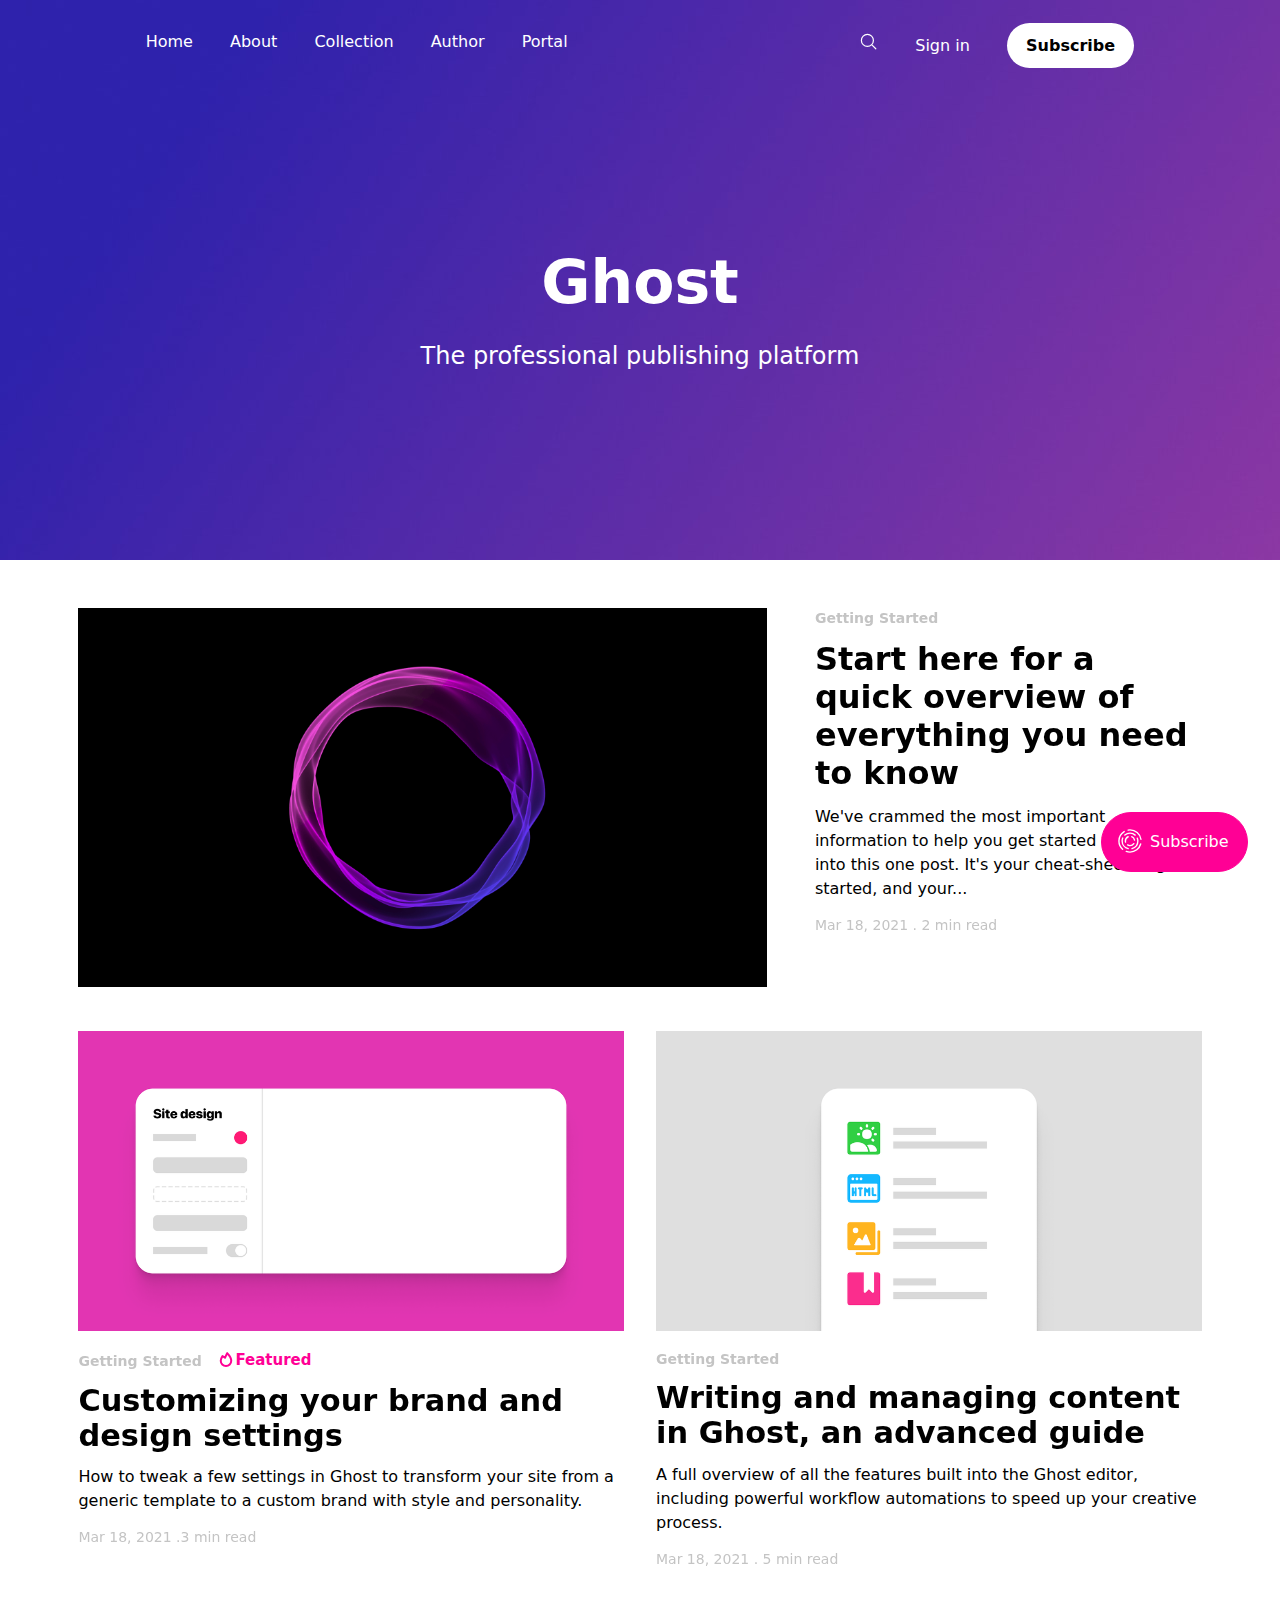
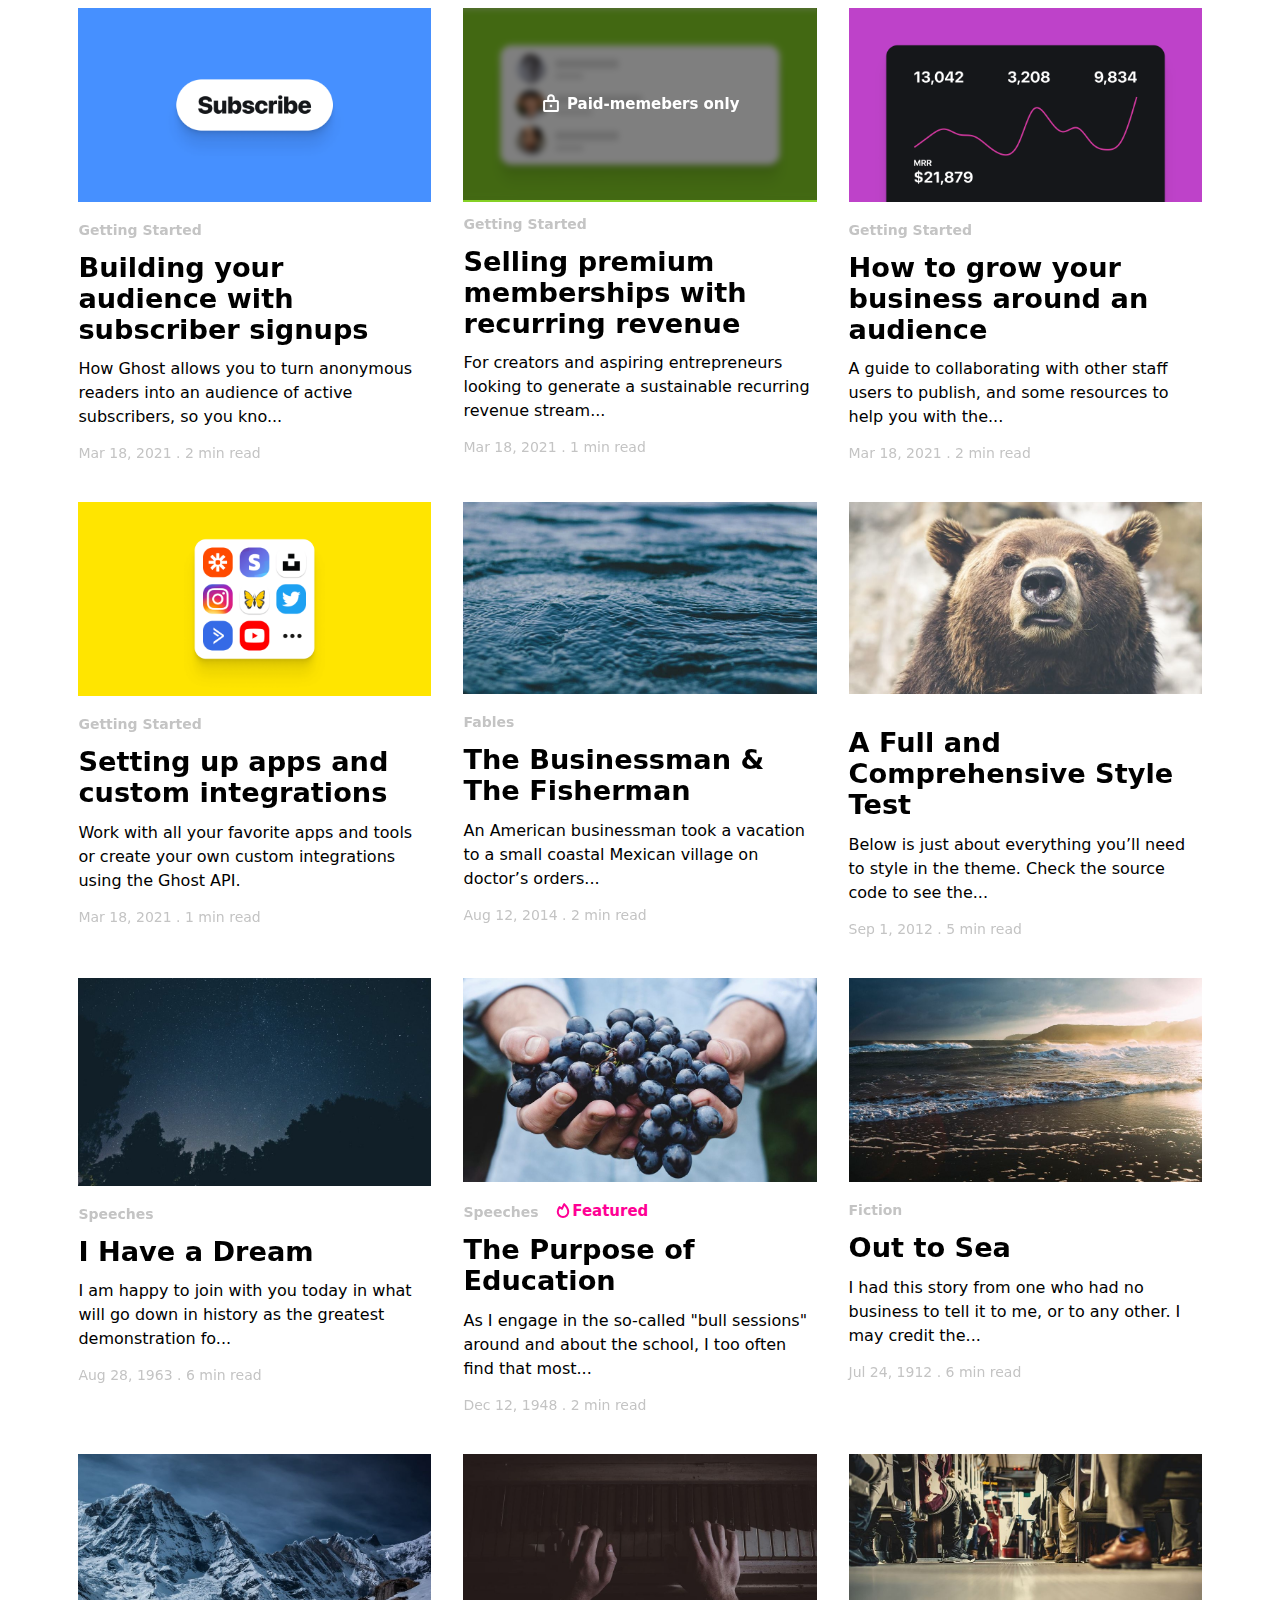
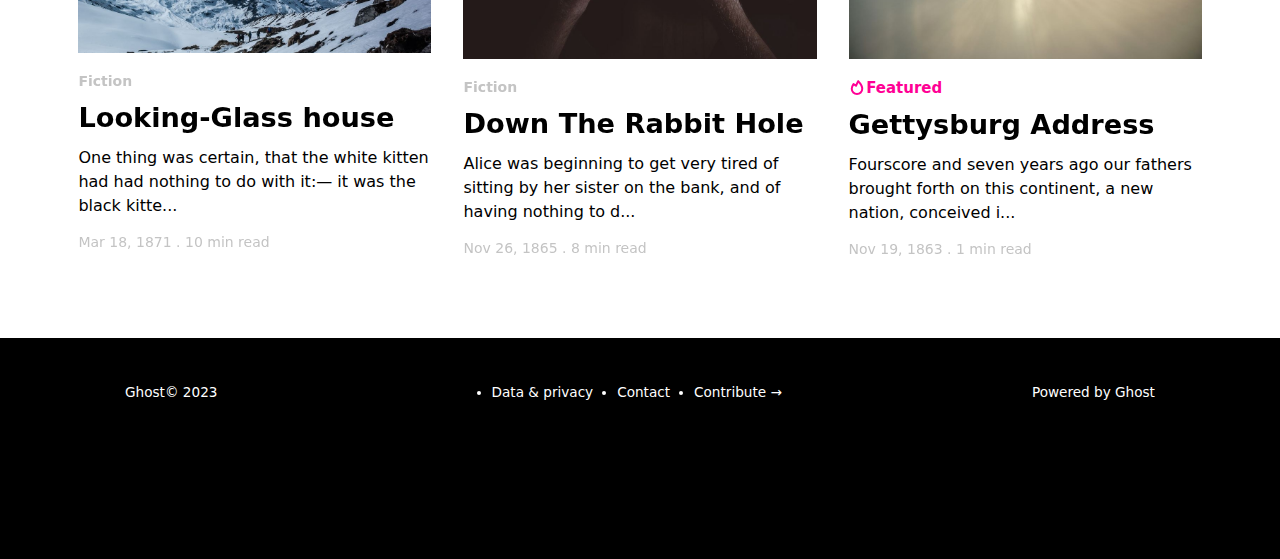
<file: Css-Task 2/index.html>
<!DOCTYPE html>
<html lang="en">
    <head>
        <meta charset="UTF-8">
        <meta name="viewport" content="width=device-width, initial-scale=1.0">
        <title>Task 2</title>
        <link rel="stylesheet" href="css/style.css">
        <link rel="stylesheet"
            href="https://cdnjs.cloudflare.com/ajax/libs/font-awesome/4.7.0/css/font-awesome.min.css">
    </head>
    <body>
        <div class="main">
        <header id="main-header">
            <nav>
                <ul id="navbar" class="hidden">
                    <li><a href="https://demo.ghost.io/">Home</a></li>
                    <li><a href="https://demo.ghost.io/about/">About</a></li>
                    <li> <a href="https://demo.ghost.io/tag/getting-started/">Collection</a></li>
                    <li><a href="https://demo.ghost.io/author/ghost/">Author</a></li>
                    <li><a href="https://demo.ghost.io/portal/">Portal</a></li>
                </ul>
                <ul id="navbar2" class="hidden">
                    <li><svg xmlns="http://www.w3.org/2000/svg" fill="none"
                            viewBox="0 0 24 24" stroke-width="1.5"
                            stroke="currentColor" class="h-6">
                            <path stroke-linecap="round" stroke-linejoin="round"
                                d="M21 21l-5.197-5.197m0 0A7.5 7.5 0 105.196 5.196a7.5 7.5 0 0010.607 10.607z" />
                        </svg>
                    </li>
                    <li> <a href="https://demo.ghost.io/#/portal/signin">Sign in</a></li>
                    <li> <a id="subscribe"
                            href="https://demo.ghost.io/#/portal/signup">Subscribe</a></li>
                </ul>
            </nav>
            <div class="search-b">
                <div class="search">
                    <svg xmlns="http://www.w3.org/2000/svg" fill="none"
                            viewBox="0 0 24 24" stroke-width="1.5"
                            stroke="currentColor" class="h-6">
                            <path stroke-linecap="round" stroke-linejoin="round"
                                d="M21 21l-5.197-5.197m0 0A7.5 7.5 0 105.196 5.196a7.5 7.5 0 0010.607 10.607z" />
                        </svg>
                </div>
                <div class="barger">
                    <div class="barger1"></div>
                    <div class="barger1"></div>
                </div>
            </div>
            <div class="header-contain">
                <h1 id="inner-header1">Ghost</h1>
                <p id="inner-header2">The professional publishing platform</p>
            </div>
        </header>

        <!-- main content -->
        <main >
            <div class="main-content">
            <!-- article 1 -->
            <article class="item1 column1-item ">
                <a href="https://demo.ghost.io/welcome/">
                    <img src="Image/item1.png" class="item1-img  column-img">
                </a>
                <div  class="item1-div column-div">
                    <a href="https://demo.ghost.io/welcome/">
                        <header class="item1-header">
                            <span>Getting Started</span>
                            <h2>
                                Start here for a quick overview of everything
                                you need to know
                            </h2>
                        </header>
                        <main class="item1-main">
                            We've crammed the most important information to help
                            you get started with Ghost into this one post. It's
                            your cheat-sheet to get started, and your...
                        </main>
                        <footer>
                            <time> Mar 18, 2021 </time>
                            <span>
                                . 2 min read</span>
                        </footer>
                    </a>
                </div>
            </article>

            <!--................. line 2.....................-->
            <div class="line2 line">

                <!-- article 2 -->
                <article class="item2 column-item">
                    <a href="https://demo.ghost.io/design/">
                        <img src="Image/item2.png" class="item2-img column-img">
                    </a>
                    <div class="item2-div column-div" >
                        <a href="https://demo.ghost.io/design/">
                            <header class="line2-header">
                                <div class="item-header">
                                    <span>Getting Started <a
                                            href="https://demo.ghost.io/design/"
                                            class="featured"><svg width="16" height="17" viewBox="0 0 16 17" fill="none" xmlns="http://www.w3.org/2000/svg">
                                                <path d="M4.49365 4.58752C3.53115 6.03752 2.74365 7.70002 2.74365 9.25002C2.74365 10.6424 3.29678 11.9778 4.28134 12.9623C5.26591 13.9469 6.60127 14.5 7.99365 14.5C9.38604 14.5 10.7214 13.9469 11.706 12.9623C12.6905 11.9778 13.2437 10.6424 13.2437 9.25002C13.2437 6.00002 10.9937 3.50002 9.16865 1.68127L6.99365 6.25002L4.49365 4.58752Z" stroke="currentColor" stroke-width="2" stroke-linecap="round" stroke-linejoin="round"></path>
                                            </svg> <h3>Featured</h3>
                                        </a></span>
                                </div>
                                <h2>
                                    Customizing your brand and design settings
                                </h2>
                            </header>
                            <main class="item-main">
                                How to tweak a few settings in Ghost to
                                transform
                                your site from a generic template to a custom
                                brand
                                with style and personality.
                            </main>
                            <footer class="item-footer">
                                <time> Mar 18, 2021 </time>
                                <span>
                                    .3 min read</span>
                            </footer>
                        </a>
                    </div>
                </article>

                <!-- article 3 -->

                <article class="item3 column-item">
                    <a href="https://demo.ghost.io/design/">
                        <img src="Image/item3.png" class="item3-img column-img">
                    </a>
                    <div class="item3-div column-div">
                        <a href="https://demo.ghost.io/design/">
                            <header class="line2-header">
                                <div class="item-header">
                                    <span>Getting Started</span>
                                </div>
                                <h2>
                                    Writing and managing content in Ghost, an
                                    advanced guide
                                </h2>
                            </header>
                            <main class="item-main">
                                A full overview of all the features built into
                                the Ghost editor, including powerful workflow
                                automations to speed up your creative process.
                            </main>
                            <footer class="item-footer">
                                <time> Mar 18, 2021 </time>
                                <span>
                                    . 5 min read</span>
                            </footer>
                        </a>
                    </div>
                </article>
            </div>

  <!-- .........................line 3 ..........................-->

            <div class="line3 line">

                <!-- article 4 -->
                <article class="item4 column-item">
                    <a href="https://demo.ghost.io/portal/">
                        <img src="Image/item4.png" class="item4-img column-img">
                    </a>
                    <div class="item4-div column-div">
                        <a href="https://demo.ghost.io/portal/">
                            <header class="line3-header">
                                <div class="item-header">
                                    <span>Getting Started</span>
                                </div>
                                <h2>
                                    Building your audience with subscriber
                                    signups
                                </h2>
                            </header>
                            <main class="item-main">
                                How Ghost allows you to turn anonymous readers
                                into an audience of active subscribers, so you
                                kno...
                            </main>
                            <footer class="item-footer">
                                <time> Mar 18, 2021 </time>
                                <span>
                                    . 2 min read</span>
                            </footer>
                        </a>
                    </div>
                </article>

                <!-- article 5 -->

                <article class="item5 column-item">
                    <a href="https://demo.ghost.io/sell/" >
                    <div class="item5-ic column-img">
                        <div class="item5-img column-img">
                        <img src="Image/item5.png" class="item5-img1 column-img">
                    </div>
                        <div class="item5-icon column5-div" >
                            <svg width="20" height="20" viewBox="0 0 20 20" fill="none" xmlns="http://www.w3.org/2000/svg">
                                <path d="M16.25 6.875H3.75C3.40482 6.875 3.125 7.15482 3.125 7.5V16.25C3.125 16.5952 3.40482 16.875 3.75 16.875H16.25C16.5952 16.875 16.875 16.5952 16.875 16.25V7.5C16.875 7.15482 16.5952 6.875 16.25 6.875Z" stroke="currentColor" stroke-width="2" stroke-linecap="round" stroke-linejoin="round"></path>
                                <path d="M7.1875 6.875V4.0625C7.1875 3.31658 7.48382 2.60121 8.01126 2.07376C8.53871 1.54632 9.25408 1.25 10 1.25C10.7459 1.25 11.4613 1.54632 11.9887 2.07376C12.5162 2.60121 12.8125 3.31658 12.8125 4.0625V6.875" stroke="currentColor" stroke-width="2" stroke-linecap="round" stroke-linejoin="round"></path>
                                <path d="M10 13.125C10.6904 13.125 11.25 12.5654 11.25 11.875C11.25 11.1846 10.6904 10.625 10 10.625C9.30964 10.625 8.75 11.1846 8.75 11.875C8.75 12.5654 9.30964 13.125 10 13.125Z" fill="currentColor"></path>
                            </svg><h3>Paid-memebers only</h3>
                        </div>
                    </a>
                    </div>
                    <div class="item5-div column-div">
                        <a href="https://demo.ghost.io/sell/">
                            <header class="line3-header">
                                <div class="item-header">
                                    <span>Getting Started</span>
                                </div>
                                <h2>
                                    Selling premium memberships with recurring
                                    revenue
                                </h2>
                            </header>
                            <main class="item-main">
                                For creators and aspiring entrepreneurs looking
                                to generate a sustainable recurring revenue
                                stream...
                            </main>
                            <footer class="item-footer">
                                <time> Mar 18, 2021 </time>
                                <span>
                                    . 1 min read</span>
                            </footer>
                        </a>
                    </div>
                </article>

                <!-- article 6 -->

                <article class="item6 column-item">
                    <a href="https://demo.ghost.io/grow/">
                        <img src="Image/item6.png" class="item6-img column-img">
                    </a>
                    <div class="item6-div column-div">
                        <a href="https://demo.ghost.io/grow/">
                            <header class="line3-header">
                                <div class="item-header">
                                    <span>Getting Started</span>
                                </div>
                                <h2>
                                    How to grow your business around an audience
                                </h2>
                            </header>
                            <main class="item-main">
                                A guide to collaborating with other staff users
                                to publish, and some resources to help you with
                                the...
                            </main>
                            <footer class="item-footer">
                                <time> Mar 18, 2021 </time>
                                <span>
                                    . 2 min read</span>
                            </footer>
                        </a>
                    </div>
                </article>

            </div>

  <!-- ........................line 4........................... -->

            <div class="line4 line">

                <!-- article 7 -->
                <article class="item7 column-item">
                    <a href="https://demo.ghost.io/integrations/" class="column-img">
                        <img src="Image/item7.png" class="item7-img column-img">
                    </a>
                    <div class="item7-div column-div">
                        <a href="https://demo.ghost.io/integrations/">
                            <header class="line4-header">
                                <div class="item-header">
                                    <span>Getting Started</span>
                                </div>
                                <h2>
                                    Setting up apps and custom integrations
                                </h2>
                            </header>
                            <main class="item-main">
                                Work with all your favorite apps and tools or
                                create your own custom integrations using the
                                Ghost API.
                            </main>
                            <footer class="item-footer">
                                <time> Mar 18, 2021 </time>
                                <span>
                                    . 1 min read</span>
                            </footer>
                        </a>
                    </div>
                </article>

                <!-- article 8 -->

                <article class="item8 column-item">
                    <a href="https://demo.ghost.io/the-businessman-the-fisherman/" >
                        <img src="Image/item8.jpg" class="item8-img c8 column-img column8-img-h">
                    </a>
                    <div class="item8-div column-div">
                        <a
                            href="https://demo.ghost.io/the-businessman-the-fisherman/">
                            <header class="line4-header">
                                <div class="item-header">
                                    <span>Fables</span>
                                </div>
                                <h2>
                                    The Businessman & The Fisherman

                                </h2>
                            </header>
                            <main class="item-main">
                                An American businessman took a vacation to a
                                small coastal Mexican village on doctor’s
                                orders...
                            </main>
                            <footer class="item-footer">
                                <time> Aug 12, 2014</time>
                                <span>
                                    . 2 min read</span>
                            </footer>
                        </a>
                    </div>
                </article>

                <!-- article 9 -->

                <article class="item9 column-item">
                    <a href="https://demo.ghost.io/style-test/">
                        <img src="Image/item9.jpg" class="item9-img column-img column-img-h">
                    </a>
                    <div class="item9-div column-div">
                        <a href="https://demo.ghost.io/style-test/">
                            <header class="line4-header">
                                <span class="item-header"></span>
                                <h2>
                                    A Full and Comprehensive Style Test
                                </h2>
                            </header>
                            <main class="item-main">
                                Below is just about everything you’ll need to
                                style in the theme. Check the source code to see
                                the...
                            </main>
                            <footer class="item-footer">
                                <time> Sep 1, 2012 </time>
                                <span>
                                    . 5 min read</span>
                            </footer>
                        </a>
                    </div>
                </article>

            </div>

<!-- .....................line 5 ...................................-->

            <div class="line5 line">

                <!-- article 10 -->
                <article class="item10 column-item">
                    <a href="https://demo.ghost.io/i-have-a-dream/">
                        <img src="Image/item10.jpg" class="item10-img column-img">
                    </a>
                    <div class="item10-div column-div">
                        <a href="https://demo.ghost.io/i-have-a-dream/">
                            <header class="line5-header">
                                <div class="item-header">
                                    <span>Speeches</span>
                                </div>
                                <h2>
                                    I Have a Dream
                                </h2>
                            </header>
                            <main class="item-main">
                                I am happy to join with you today in what will
                                go down in history as the greatest demonstration
                                fo...
                            </main>
                            <footer class="item-footer">
                                <time>Aug 28, 1963 </time>
                                <span>
                                    . 6 min read</span>
                            </footer>
                        </a>
                    </div>
                </article>

                <!-- article 11 -->

                <article class="item11 column-item">
                    <a href="https://demo.ghost.io/the-purpose-of-education/" >
                        <img src="Image/item11.jpg" class="item11-img column-img column8-img-h">
                    </a>
                    <div class="item11-div column-div">
                        <a
                            href="https://demo.ghost.io/the-purpose-of-education/">
                            <header class="line5-header">
                                <div class="item-header">
                                    <span>Speeches<a
                                            href="https://demo.ghost.io/design/"
                                            class="featured"><svg width="16" height="17" viewBox="0 0 16 17" fill="none" xmlns="http://www.w3.org/2000/svg">
                                                <path d="M4.49365 4.58752C3.53115 6.03752 2.74365 7.70002 2.74365 9.25002C2.74365 10.6424 3.29678 11.9778 4.28134 12.9623C5.26591 13.9469 6.60127 14.5 7.99365 14.5C9.38604 14.5 10.7214 13.9469 11.706 12.9623C12.6905 11.9778 13.2437 10.6424 13.2437 9.25002C13.2437 6.00002 10.9937 3.50002 9.16865 1.68127L6.99365 6.25002L4.49365 4.58752Z" stroke="currentColor" stroke-width="2" stroke-linecap="round" stroke-linejoin="round"></path>
                                            </svg><h3> Featured </h3>
                                        </a> </span>
                                </div>
                                <h2>
                                    The Purpose of Education
                                </h2>
                            </header>
                            <main class="item-main">
                                As I engage in the so-called "bull sessions"
                                around and about the school, I too often find
                                that most...
                            </main>
                            <footer class="item-footer">
                                <time> Dec 12, 1948</time>
                                <span>
                                    . 2 min read</span>
                            </footer>
                        </a>
                    </div>
                </article>

                <!-- article 12 -->

                <article class="item12 column-item">
                    <a href="https://demo.ghost.io/out-to-sea/">
                        <img src="Image/item12.jpg" class="item12-img c12 column-img column-img-h">
                    </a>
                    <div class="item12-div column-div">
                        <a href="https://demo.ghost.io/out-to-sea/">
                            <header class="line5-header">
                                <div class="item-header">
                                    <span>Fiction</span>
                                </div>
                                <h2>
                                    Out to Sea
                                </h2>
                            </header>
                            <main class="item-main">
                                I had this story from one who had no business to
                                tell it to me, or to any other. I may credit
                                the...
                            </main>
                            <footer class="item-footer">
                                <time> Jul 24, 1912</time>
                                <span>
                                    . 6 min read</span>
                            </footer>
                        </a>
                    </div>
                </article>
            </div>

<!--........................line 6 .................................-->

            <div class="line6 line">

                <!-- article 13 -->
                <article class="item13 column-item">
                    <a href="https://demo.ghost.io/looking-glass-house/">
                        <img src="Image/item13.jpg" class="item13-img column-img">
                    </a>
                    <div class="item13-div column-div">
                        <a href="https://demo.ghost.io/looking-glass-house/">
                            <header class="line6-header">
                                <div class="item-header">
                                    <span>Fiction</span>
                                </div>
                                <h2>
                                    Looking-Glass house
                                </h2>
                            </header>
                            <main class="item-main">
                                One thing was certain, that the white kitten had
                                had nothing to do with it:— it was the black
                                kitte...
                            </main>
                            <footer class="item-footer">
                                <time>Mar 18, 1871</time>
                                <span>
                                    . 10 min read</span>
                            </footer>
                        </a>
                    </div>
                </article>

                <!-- article 14 -->

                <article class="item14 column-item">
                    <a href="https://demo.ghost.io/down-the-rabbit-hole/" >
                        <img src="Image/item14.jpg" class="item14-img column-img column8-img-h">
                    </a>
                    <div class="item14-div column-div">
                        <a href="https://demo.ghost.io/down-the-rabbit-hole/">
                            <header class="line6-header">
                                <div class="item-header">
                                    <span>Fiction</span>
                                </div>
                                <h2>
                                    Down The Rabbit Hole
                                </h2>
                            </header>
                            <main class="item-main">
                                Alice was beginning to get very tired of sitting
                                by her sister on the bank, and of having nothing
                                to d...
                            </main>
                            <footer class="item-footer">
                                <time> Nov 26, 1865</time>
                                <span>
                                    . 8 min read</span>
                            </footer>
                        </a>
                    </div>
                </article>

                <!-- article 15 -->

                <article class="item15 column-item">
                    <a href="https://demo.ghost.io/gettysburg-address/">
                        <img src="Image/item15.jpg" class="item15-img column-img c12 column-img-h">
                    </a>
                    <div class="item15-div column-div">
                        <a href="https://demo.ghost.io/gettysburg-address/">
                            <header class="line6-header">
                                <div >
                                    <span> <a
                                            href="https://demo.ghost.io/design/"
                                            class="featured" id="featured-item15"><svg width="16" height="17" viewBox="0 0 16 17" fill="none" xmlns="http://www.w3.org/2000/svg">
                                                <path d="M4.49365 4.58752C3.53115 6.03752 2.74365 7.70002 2.74365 9.25002C2.74365 10.6424 3.29678 11.9778 4.28134 12.9623C5.26591 13.9469 6.60127 14.5 7.99365 14.5C9.38604 14.5 10.7214 13.9469 11.706 12.9623C12.6905 11.9778 13.2437 10.6424 13.2437 9.25002C13.2437 6.00002 10.9937 3.50002 9.16865 1.68127L6.99365 6.25002L4.49365 4.58752Z" stroke="currentColor" stroke-width="2" stroke-linecap="round" stroke-linejoin="round"></path>
                                            </svg><h3> Featured </h3>
                                        </a></span>
                                </div>
                                <h2>
                                    Gettysburg Address
                                </h2>
                            </header>
                            <main class="item-main">
                                Fourscore and seven years ago our fathers
                                brought forth on this continent, a new nation,
                                conceived i...
                            </main>
                            <footer class="item-footer">
                                <time> Nov 19, 1863</time>
                                <span>
                                    . 1 min read</span>
                            </footer>
                        </a>
                    </div>
                </article>
            </div>
            </div>
        </main>

  <!-- ..........................footer..................... -->

        <footer class="footer-main">
            <div class="footer1">
                <a href="https://demo.ghost.io/">Ghost</a>© 2023

            </div>
            <div class="footer2">
                <ul>
                    <li><a href="https://demo.ghost.io/privacy/">Data & privacy
                        </a></li>
                    <li><a href="https://demo.ghost.io/contact/">Contact</a></li>
                    <li><a href="https://demo.ghost.io/contribute/">Contribute →</a></li>
                </ul>
            </div>
            <div class="footer3">
                <a href="https://ghost.org/">
                    Powered by Ghost</a>
            </div>
        </footer>
        <div class="subscribe-btn">
            <a href="https://demo.ghost.io/#/portal/signup"><span> <svg
                        width="26" height="26" viewBox="0 0 26 26" fill="none"
                        xmlns="http://www.w3.org/2000/svg"
                        style="width: 24px; height: 24px; color: rgb(255, 255, 255);"><path
                            d="M8.924 24.29c1.273.46 2.645.71 4.076.71 5.52 0 10.17-3.727 11.57-8.803M6.712 2.777C3.285 4.89 1 8.678 1 13c0 3.545 1.537 6.731 3.982 8.928M24.849 11.089C23.933 5.369 18.977 1 13 1c-.69 0-1.367.058-2.025.17"
                            stroke="#fff" stroke-width="1.5"
                            stroke-linecap="round"></path><path
                            d="M17.903 12.016c-.332-1.665-1.491-3.032-3.031-3.654M11.037 8.4C9.252 9.163 8 10.935 8 13c0 .432.055.85.158 1.25M10.44 17.296c.748.447 1.624.704 2.56.704 1.71 0 3.22-.858 4.12-2.167M15.171 21.22c3.643-.96 6.329-4.276 6.329-8.22 0-1.084-.203-2.121-.573-3.075M18.611 6.615C17.114 5.3 15.151 4.5 13 4.5c-2.149 0-4.112.797-5.608 2.113M5.112 9.826c-.395.98-.612 2.052-.612 3.174 0 4.015 2.783 7.38 6.526 8.27"
                            stroke="#fff" stroke-width="1.5"
                            stroke-linecap="round"></path></svg> </span><span id="sub-btn">Subscribe</span></a>
        </div>
    </div>
    </body>
</html>
</file>
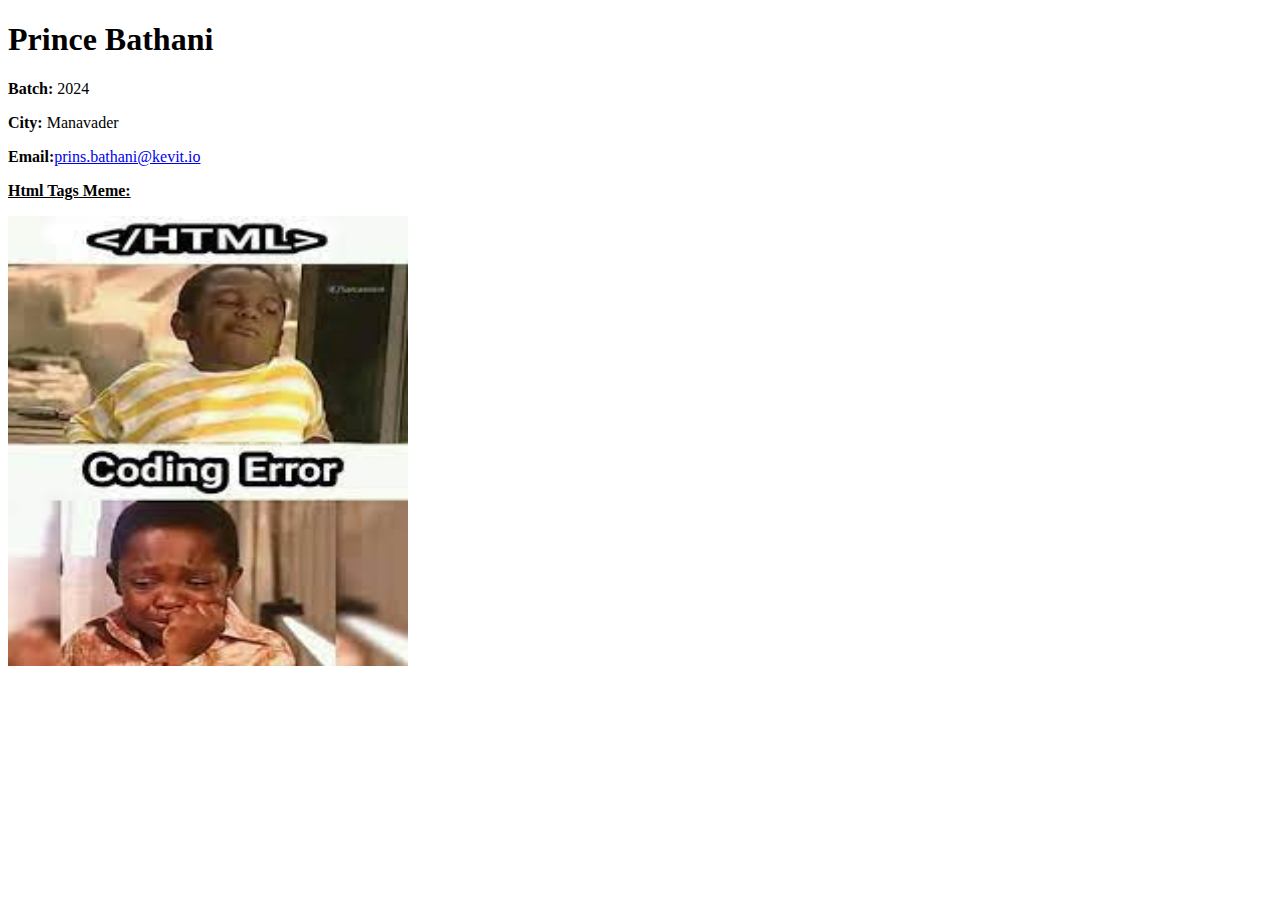
<file: Task 1/index.html>
<!DOCTYPE html>
<html lang="en">
    <head>
        <meta charset="UTF-8">
        <meta name="viewport" content="width=device-width, initial-scale=1.0">
        <title>Task1</title>
        <style>
        *{
            font-family: 'Times New Roman', Times, serif;
        }
    </style>
    </head>
    <body>
        <h1> Prince Bathani</h1>
        <p>
            <b>Batch:</b> 2024
        </p>
        <p>
            <b>City:</b> Manavader
        </p>
        <p>
            <b>Email:</b><a href="mailto:prins.bathani@kevit.io">prins.bathani@kevit.io</a>
        </p>
        <p>
            <strong><u>Html Tags Meme:</u></strong>
        </p>
        <img src="Image/download.jpeg" width="400" height="450">
    </body>
</html>
</file>
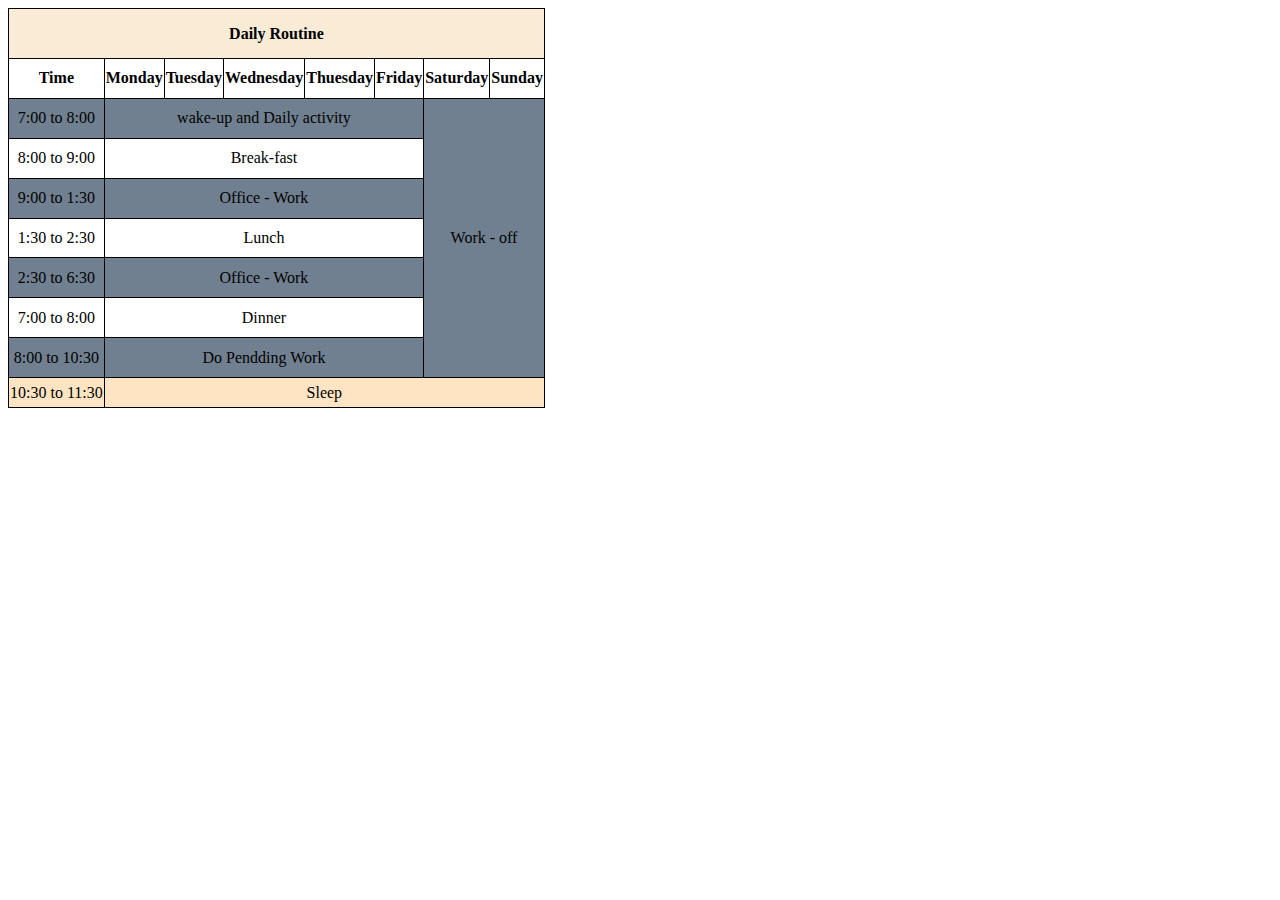
<file: Task 2/index.html>
<!DOCTYPE html>
<html lang="en">
<head>
    <meta charset="UTF-8">
    <meta name="viewport" content="width=device-width, initial-scale=1.0">
    <title>Daily Routine</title>
    <link rel="stylesheet" href="css/style.css">
</head>
<body>
    <table style="text-align: center; height: 400px;">
        <thead style="height: 50px;">
            <tr >
                <th colspan="8"> Daily Routine</th>
            </tr>
        </thead>
        <tbody>
            <tr>
                <th>Time</th>
                <th>Monday</th>
                <th>Tuesday</th>
                <th>Wednesday</th>
                <th>Thuesday</th>
                <th>Friday</th>
                <th>Saturday</th>
                <th>Sunday</th>
            </tr>
            <tr >
                <td >7:00 to 8:00</td>
                <td colspan="5">wake-up and Daily activity</td>
                <td colspan="2" rowspan="9">Work - off </td>
            </tr>
            <tr>
                <td>8:00 to 9:00</td>
                <td colspan="5">Break-fast</td>
            </tr>
            <tr>
                <td>9:00 to 1:30</td>
                <td colspan="5">Office - Work</td>
            </tr>
            <tr>
                <td>1:30 to 2:30</td>
                <td colspan="5">Lunch</td>
            </tr>
            <tr>
                <td>2:30 to 6:30</td>
                <td colspan="5">Office - Work</td>
            </tr>
            <tr>
                <td>7:00 to 8:00</td>
                <td colspan="5">Dinner</td>
            </tr>
            <tr>
                <td>8:00 to 10:30</td>
                <td colspan="5">Do Pendding Work</td>
            </tr>
        </tbody>
        <tfoot style="height: 30px;">
            <tr>
                <td> 10:30 to 11:30</td>
                <td colspan="7">Sleep</td>
            </tr>
        </tfoot>
    </table>
    </p>
</body>
</html>
</file>
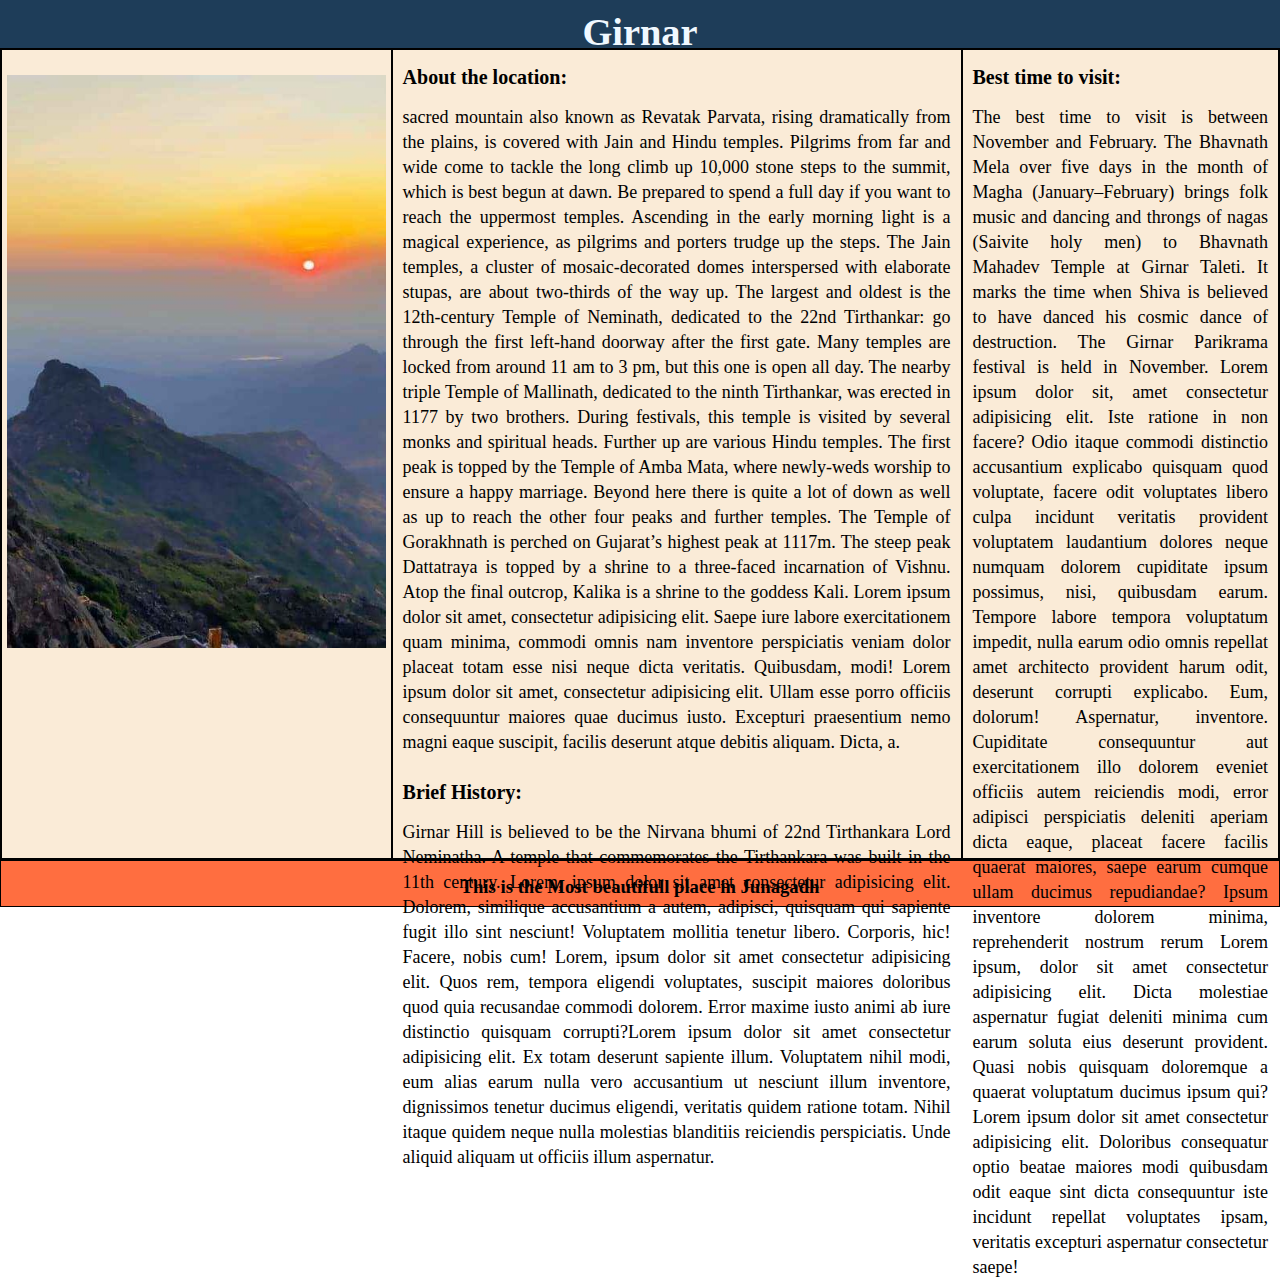
<file: Task 3/index.html>
<!DOCTYPE html>
<html lang="en">
    <head>
        <meta charset="UTF-8">
        <meta name="viewport" content="width=device-width, initial-scale=1.0">
        <title>Task 3</title>
        <link rel="stylesheet" href="Css/style.css">
    </head>
    <body>
        <nav>
            <h1> Girnar</h1>
        </nav>
        <div class="container">
            <div class="item" id="item1">
                <img id="img1" src="Image/Girnar.jpg" alt="Girnar image">
            </div>
            <div class="item" id="item2"><dl>
                    <dt><b>About the location: </b></dt>
                    <dd> sacred mountain also known as Revatak Parvata,
                        rising dramatically from the plains, is covered with
                        Jain and Hindu temples. Pilgrims from far and wide come
                        to tackle the long climb up 10,000 stone steps to the
                        summit, which is best begun at dawn. Be prepared to
                        spend a full day if you want to reach the uppermost
                        temples. Ascending in the early morning light is a
                        magical experience, as pilgrims and porters trudge up
                        the steps. The Jain temples, a cluster of
                        mosaic-decorated domes interspersed with elaborate
                        stupas, are about two-thirds of the way up. The largest
                        and oldest is the 12th-century Temple of Neminath,
                        dedicated to the 22nd Tirthankar: go through the first
                        left-hand doorway after the first gate. Many temples are
                        locked from around 11 am to 3 pm, but this one is open
                        all day. The nearby triple Temple of Mallinath,
                        dedicated to the ninth Tirthankar, was erected in 1177
                        by two brothers. During festivals, this temple is
                        visited by several monks and spiritual heads. Further up
                        are various Hindu temples. The first peak is topped by
                        the Temple of Amba Mata, where newly-weds worship to
                        ensure a happy marriage. Beyond here there is quite a
                        lot of down as well as up to reach the other four peaks
                        and further temples. The Temple of Gorakhnath is perched
                        on Gujarat’s highest peak at 1117m. The steep peak
                        Dattatraya is topped by a shrine to a three-faced
                        incarnation of Vishnu. Atop the final outcrop, Kalika is
                        a shrine to the goddess Kali.
                        Lorem ipsum dolor sit amet, consectetur adipisicing
                        elit. Saepe iure labore exercitationem quam minima,
                        commodi omnis nam inventore perspiciatis veniam dolor
                        placeat totam esse nisi neque dicta veritatis.
                        Quibusdam, modi! Lorem ipsum dolor sit amet, consectetur
                        adipisicing elit. Ullam esse porro officiis consequuntur
                        maiores quae ducimus iusto. Excepturi praesentium nemo
                        magni eaque suscipit, facilis deserunt atque debitis
                        aliquam. Dicta, a.</dd>

                    <dt>Brief History:</dt>
                    <dd> Girnar Hill is believed to be the Nirvana bhumi of 22nd
                        Tirthankara Lord Neminatha. A temple that commemorates
                        the Tirthankara was built in the 11th century.

                        Lorem, ipsum dolor sit amet consectetur adipisicing
                        elit. Dolorem, similique accusantium a autem, adipisci,
                        quisquam qui sapiente fugit illo sint nesciunt!
                        Voluptatem mollitia tenetur libero. Corporis, hic!
                        Facere, nobis cum! Lorem, ipsum dolor sit amet
                        consectetur adipisicing elit. Quos rem, tempora eligendi
                        voluptates, suscipit maiores doloribus quod quia
                        recusandae commodi dolorem. Error maxime iusto animi ab
                        iure distinctio quisquam corrupti?Lorem ipsum dolor sit
                        amet consectetur adipisicing elit. Ex totam deserunt
                        sapiente illum. Voluptatem nihil modi, eum alias earum
                        nulla vero accusantium ut nesciunt illum inventore,
                        dignissimos tenetur ducimus eligendi, veritatis quidem
                        ratione totam. Nihil itaque quidem neque nulla molestias
                        blanditiis reiciendis perspiciatis. Unde aliquid aliquam
                        ut officiis illum aspernatur.
                    </dd>
                </dl>
            </div>
            <div class="item" id="item3">
                <dl>
                    <dt>Best time to visit: </dt>
                    <dd>The best time to visit is between November and February.
                        The Bhavnath Mela over five days in the month of Magha
                        (January–February) brings folk music and dancing and
                        throngs of nagas (Saivite holy men) to Bhavnath Mahadev
                        Temple at Girnar Taleti. It marks the time when Shiva is
                        believed to have danced his cosmic dance of destruction.
                        The Girnar Parikrama festival is held in November.
                        Lorem ipsum dolor sit, amet consectetur adipisicing
                        elit. Iste ratione in non facere? Odio itaque commodi
                        distinctio accusantium explicabo quisquam quod
                        voluptate, facere odit voluptates libero culpa incidunt
                        veritatis provident voluptatem laudantium dolores neque
                        numquam dolorem cupiditate ipsum possimus, nisi,
                        quibusdam earum. Tempore labore tempora voluptatum
                        impedit, nulla earum odio omnis repellat amet architecto
                        provident harum odit, deserunt corrupti explicabo. Eum,
                        dolorum! Aspernatur, inventore. Cupiditate consequuntur
                        aut exercitationem illo dolorem eveniet officiis autem
                        reiciendis modi, error adipisci perspiciatis deleniti
                        aperiam dicta eaque, placeat facere facilis quaerat
                        maiores, saepe earum cumque ullam ducimus repudiandae?
                        Ipsum inventore dolorem minima, reprehenderit nostrum
                        rerum Lorem ipsum, dolor sit amet consectetur
                        adipisicing elit. Dicta molestiae aspernatur fugiat
                        deleniti minima cum earum soluta eius deserunt
                        provident. Quasi nobis quisquam doloremque a quaerat
                        voluptatum ducimus ipsum qui? Lorem ipsum dolor sit amet
                        consectetur adipisicing elit. Doloribus consequatur
                        optio beatae maiores modi quibusdam odit eaque sint
                        dicta consequuntur iste incidunt repellat voluptates
                        ipsam, veritatis excepturi aspernatur consectetur saepe!</dd>
                </dl>
            </div>
        </div>
        <footer>
            <h3> This is the Most beautifull place in Junagadh</h3>
        </footer>
    </body>
</html>
</file>
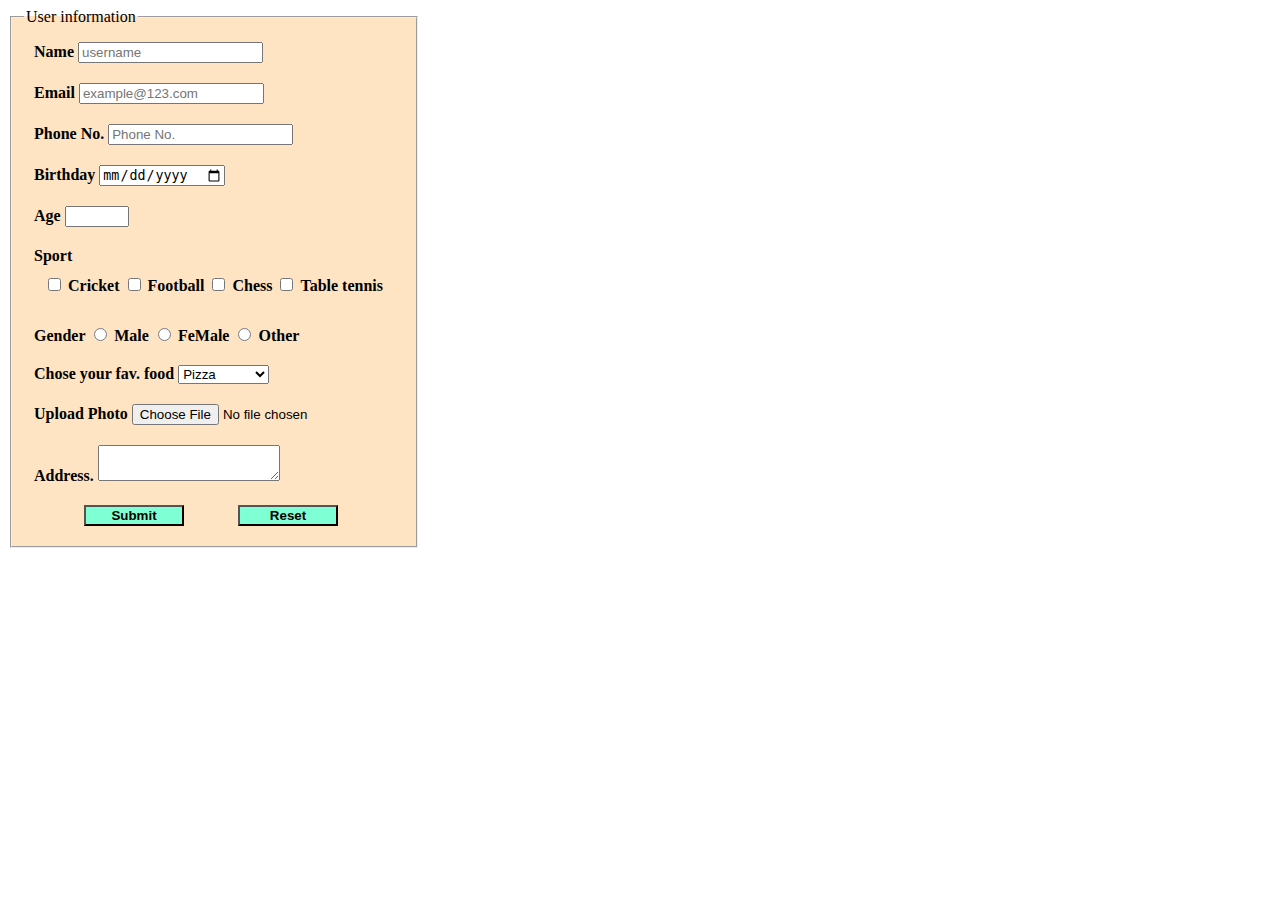
<file: Task 4/index.html>
<!DOCTYPE html>
<html lang="en">
    <head>
        <meta charset="UTF-8">
        <meta name="viewport" content="width=device-width, initial-scale=1.0">
        <title>Form</title>
        <link rel="stylesheet" href="css/style.css">
    </head>
    <body>
        <form action="Result.html" method="get">
            <fieldset>
                <legend>User information</legend>  
                <div>
                    <label for="Name">Name </label>
                    <input type="text" name="name" id="Name" placeholder="username"
                        required>
                </div>
                <div>
                    <label for="email">Email </label>
                    <input type="email" name="email" id="email"
                        placeholder="example@123.com" required>

                </div>
                <div>
                    <label for="pNO">Phone No. </label>
                    <input id="pNO" type="tel" name="Phone no"
                        placeholder="Phone No." required>

                </div>
                <div>
                    <label for="birthday">Birthday </label>
                    <input type="date" name="Birthday" id="birthday">
                </div>
                <div>
                    <label for="age">Age</label>
                    <input type="number" name="Age" id="age" min="1" max="100" step="1"
                        required>
                </div>
                <div>
                    <label>Sport</label>
                    <div>

                        <input type="checkbox" name="cricket" id="cricket">
                        <label for="cricket">Cricket </label>

                        <input type="checkbox" name="Football" id="Football">
                        <label for="Football">Football </label>

                        <input type="checkbox" name="Chess" id="Chess">
                        <label for="Chess">Chess </label>

                        <input type="checkbox" name="table tennis"
                            id="tabletennis">
                        <label for="tabletennis">Table tennis </label>
                    </div>
                </div>
                <div>
                    <label >Gender </label>
                    <input type="radio" name="Gender" id="male"> 
                    <label for="male">Male</label>
                    <input type="radio" name="Gender" id="female"> 
                    <label for="female">FeMale</label>
                    <input type="radio" name="Gender" id="other"> 
                    <label for="other">Other</label>
                </div>
                <div>
                    <label > Chose your fav. food</label>
                    <select>
                        <option>Pizza
                        </option>
                        <option>Burger
                        </option>
                        <option>
                            Panipuri
                        </option>
                        <option>
                            Dabeli
                        </option>
                        <option>
                            Panjabi
                        </option>
                        <option>
                            Dosa
                        </option>
                        <option>
                            Gujrati food
                        </option>
                    </select>
                </div>
                <div>
                    <label for="file">Upload Photo </label>
                    <input type="file" name="file" id="file" accept="image/*"
                        required>
                </div>
                <div>
                    <label for="address">Address. </label>
                    <textarea id="address"> </textarea>
                </div>
                <div id="button">
                    <button id="submit" type="submit" value="submit">Submit</button>
                    <button type="reset"  id="reset" value="Reset">Reset</button>
                </div>

            </fieldset>
        </form>

    </body>
</html>
</file>
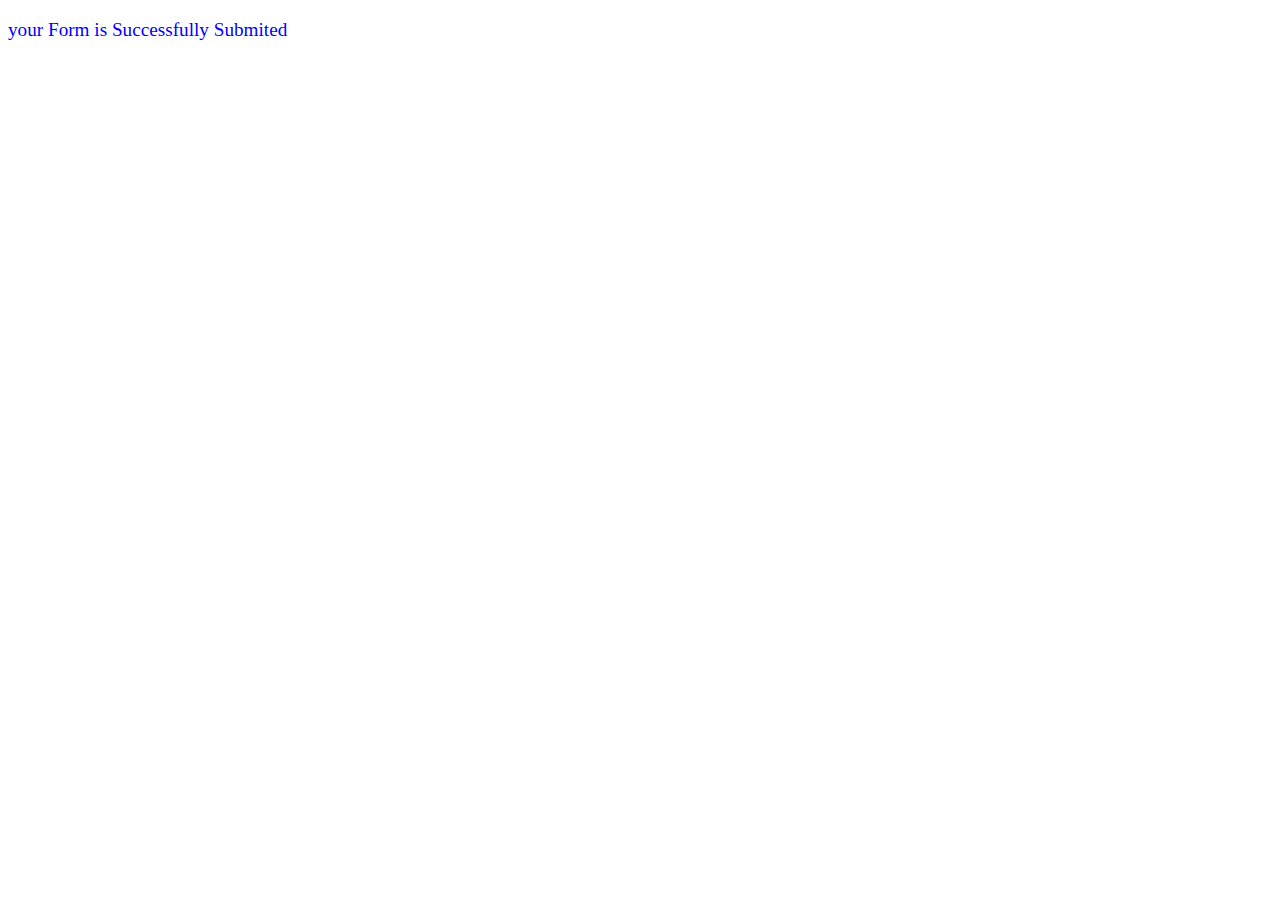
<file: Task 4/Result.html>
<!DOCTYPE html>
<html lang="en">
<head>
    <meta charset="UTF-8">
    <meta name="viewport" content="width=device-width, initial-scale=1.0">
    <title>Result</title>
    <link rel="stylesheet" href="css/style.css">
</head>
<body>
    <p id="result"> your Form is Successfully Submited </p>
</body>
</html>
</file>
<file: Css-Task 2/css/style.css>
* {
    margin: 0%;
    padding: 0%;
    font-family: system-ui, -apple-system, BlinkMacSystemFont, 'Segoe UI', Roboto, Oxygen, Ubuntu, Cantarell, 'Open Sans', 'Helvetica Neue', sans-serif;
}

main a {
    color: black;
    text-decoration: none;
}

.main {
    display: flex;
    flex-direction: column;
    justify-content: center;
}

/*............header..............................*/

#main-header {
    width: 100%;
    background-image: url(header.jpeg);
    object-fit: cover;
    margin: 0;
    height: 35rem;
}

nav {
    display: flex;
    flex-direction: row;
    flex-wrap: nowrap;
    justify-content: space-around;
    padding-top: 2rem;
    text-align: center;
    font-size: 16px;
    font-weight: 500;
    color: white;
}
header nav ul a {
    text-decoration: none;
    color: white;
}


nav ul li {
    display: inline;
    list-style-type: none;
    padding-inline: 1rem;
    color: white;
}

.h-6 {
    width: 1.2rem;
    color: white;
}

#subscribe {
    border-radius: 2rem;
    background-color: white;
    color: black;
    padding: 0.8rem;
    font-weight: 700;
    padding-inline: 1.2rem;
}

.header-contain {
    color: white;
    display: flex;
    flex-direction: column;
    align-items: center;
    position: relative;
    margin-top: 12rem;
}

#inner-header1 {
    text-align: center;
    font-size: 60px;
    font-weight: 800;
    margin-bottom: 25px;
}

#inner-header2 {
    text-align: center;
    font-size: 24px;
    font-weight: 400;
}

.search {
    display: none;
}

.barger {
    display: none;
    position: absolute;
    top: 2rem;
    right: 5%;
}

.barger1 {
    width: 30px;
    height: 2px;
    background-color: white;
    margin: 5px 3px;
}

/* common  property */
.main-content {
    display: flex;
    flex-direction: column;
    gap: 2.5rem;
    align-items: center;
    justify-content: center;
    padding-inline: 1rem;
}

.item-header {

    display: flex;
    flex-direction: row;
    gap: 1rem;
}

.item-header span {
    font-weight: 600;
    font-size: 14px;
    filter: contrast(2.92);
    color: #979797;
    padding-bottom: 0;
    line-height: 1.2;
}

.item-footer {
    font-weight: 400;
    font-size: 14px;
    filter: contrast(2.92);
    color: #979797;
    margin-top: 1rem;
    line-height: 1.2;
}

.item-main {
    font-weight: 400;
    font-size: 1rem;
    line-height: 1.5;
}

.featured {
    color: #ff0095;
    margin: 0%;
    font-size: 14px;
    font-weight: 600;
    display: flex;
    flex-direction: row;
    gap: 0.1rem;
}

.featured svg {
    color: #ff0095;
    font-size: 14px;
    height: 18px;
    padding-top: 0rem;
    padding-bottom: 0%;
    margin: 0%;
}

.featured h3 {
    padding-top: 0rem;
    font-size: 15px;
    font-weight: 600;
}

/*1st artical*/
.item1 {
    display: flex;
    flex-direction: row;
    flex-wrap: nowrap;
    gap: 3rem;
}

.item1-img {
    width: 49rem;
    margin-top: 3rem;
}

.item1-div {
    width: 24rem;
    margin-top: 3rem;
}


.item1-header span {
    font-weight: 600;
    font-size: 14px;
    filter: contrast(2.92);
    color: #979797;
    padding-bottom: 2rem;
    line-height: 1.2;
}

.item1-header h2 {
    font-weight: 800;
    font-size: 2.6rem;
    filter: contrast(17.95);
    padding: 0.8rem 0%;

}

.item1-main {
    font-weight: 400;
    font-size: 1rem;
    line-height: 1.5;
}

.item1 footer {
    font-weight: 400;
    font-size: 14px;
    filter: contrast(2.92);
    color: #979797;
    margin-top: 1rem;
    line-height: 1.2;
}


/* line2 */
.line-2 {
    display: flex;
    flex-direction: row;
    flex-wrap: nowrap;
    gap: 2.5rem;
}

.line2-header h2 {
    font-weight: 800;
    font-size: 1.9rem;
    filter: contrast(17.95);
    padding: 0.8rem 0;
}

/* artical 2*/
.item2 {
    display: flex;
    flex-direction: column;
}

.item2-img {
    width: 36.5rem;
    margin-bottom: 1rem;
}

.item2-div {
    width: 36.5rem;
}

/* artical 3*/
.item3 {
    display: flex;
    flex-direction: column;
}

.item3-img {
    width: 36.5rem;
    margin-bottom: 1rem;
}

.item3-div {
    width: 36.5rem;
}



/* * *........................line3.......................* * */
.line-3 {
    display: flex;
    flex-direction: row;
    flex-wrap: nowrap;
    gap: 2rem;
}

.line3-header h2 {
    font-weight: 800;
    font-size: 1.7rem;
    filter: contrast(17.95);
    padding: 0.8rem 0%;
}

/* artical 4*/
.item4 {
    display: flex;
    flex-direction: column;
    width: 24rem;
    gap: 1rem;
}

.item4-img {
    width: 100%;
}

.item4-div {
    width: 24rem;
}

/* artical 5*/
.item5 {
    top: 0;
    display: flex;
    flex-direction: column;
    width: 24rem;
}

.item5-img1 {
    width: 24rem;
    margin: 0%;
    padding: 0%;
    top: 0;
}

.item5-img {
    position: absolute;
    top: 0%;


}

.item5-icon {
    position: relative;
    display: flex;
    flex-direction: row;
    gap: 0.4rem;
    font-size: 0.8rem;
    justify-content: center;
    align-items: center;
    background-color: #00000080;
    color: white;
    top: 0%;
    z-index: 10;
    height: 13.32rem;
    width: 24rem;
    margin-bottom: 1rem;
    backdrop-filter: blur(3px);
    background-color: rgba(0, 0, 0, .5);
}

.item5-ic {
    position: relative;
    width: 24rem;
}

.item5-div {
    width: 24rem;
}

/* artical 6*/
.item6 {
    display: flex;
    flex-direction: column;
    width: 24rem;
}

.item6-img {
    width: 100%;
    margin-bottom: 1rem;
}

.item6-div {
    width: 24rem;
}



/* * * *..................line4.....................* * * */

.line-4 {
    display: flex;
    flex-direction: row;
    flex-wrap: nowrap;
    gap: 2rem;
}

.line4-header h2 {
    font-weight: 800;
    font-size: 1.7rem;
    filter: contrast(17.95);
    padding: 0.8rem 0%;
}

/* artical 7*/
.item7 {
    display: flex;
    flex-direction: column;
    width: 24rem;
}

.item7-img {
    width: 100%;
    margin-bottom: 1rem;
}

.item7-div {
    width: 24rem;
}

/* artical 8*/
.item8 {
    display: flex;
    flex-direction: column;
    width: 24rem;
}

.item8-img {
    width: 100%;
    height: 13.2rem;
    object-fit: cover;
    margin-bottom: 1rem;

}

.item8-div {
    width: 24rem;
}

/* artical 9*/
.item9 {
    display: flex;
    flex-direction: column;
    width: 24rem;
}

.item9-img {
    width: 100%;
    height: 13.2rem;
    object-fit: cover;
    margin-bottom: 1rem;
}

.item9-div {
    width: 24rem;
}


/* * * * *......................... line5.......................* * * * */

.line-5 {
    display: flex;
    flex-direction: row;
    flex-wrap: nowrap;
    gap: 2rem;
}

.line5-header h2 {
    font-weight: 800;
    font-size: 1.7rem;
    filter: contrast(17.95);
    padding: 0.8rem 0%;
}

/* artical 10*/
.item10 {
    display: flex;
    flex-direction: column;
    width: 24rem;
}

.item10-img {
    width: 100%;
    margin-bottom: 1rem;
}

.item10-div {
    width: 24rem;
}

/* artical 11*/
.item11 {
    display: flex;
    flex-direction: column;
    width: 24rem;
}

.item11-img {
    width: 100%;
    height: 14.16rem;
    object-fit: cover;
    margin-bottom: 1rem;
}

.item11-div {
    width: 24rem;
}

/* artical 12*/
.item12 {
    display: flex;
    flex-direction: column;
    width: 24rem;
}

.item12-img {
    width: 100%;
    height: 14.16rem;
    object-fit: cover;
    margin-bottom: 1rem;
}

.item12-div {
    width: 24rem;
}



/* * * * * * ....................line6....................* * * * * */

.line-6 {
    display: flex;
    flex-direction: row;
    flex-wrap: nowrap;
    gap: 2rem;
}

.line6-header h2 {
    font-weight: 800;
    font-size: 1.7rem;
    filter: contrast(17.95);
    padding: 0.8rem 0%;
}

/* artical 13*/
.item13 {
    display: flex;
    flex-direction: column;
    width: 24rem;
}

.item13-img {
    width: 100%;
    margin-bottom: 1rem;
}

.item13-div {
    width: 24rem;
}

/* artical 14*/
.item14 {
    display: flex;
    flex-direction: column;
    width: 24rem;
}

.item14-img {
    width: 100%;
    height: 13.51rem;
    object-fit: cover;
    margin-bottom: 1rem;
}

.item14-div {
    width: 24rem;
}

/* artical 15*/
.item15 {
    display: flex;
    flex-direction: column;
    width: 24rem;
}

.item15-img {
    width: 100%;
    height: 13.51REM;
    object-fit: cover;
    margin-bottom: 1rem;
}

.item15-div {
    width: 24rem;
}

#featured-item15 {
    display: flex;
    flex-direction: row;
    margin-left: 0;
    font-size: 14px;
}


/*.................. footer............................ */

.footer-main {
    background-color: black;
    padding-bottom: 7.5rem;
    display: flex;
    flex-direction: row;
    justify-content: space-around;
    color: #fff;
    ;
    font-weight: 300;
    font-size: 0.85rem;
    padding-top: 0.5rem;
    margin-top: 5rem;

}

.footer-main a {
    text-decoration: none;
    color: white;
}

.footer1 {
    margin: 3vw;
}

.footer2 {
    margin: 3vw;
}

.footer2 ul {
    display: flex;
    flex-direction: row;
}

.footer2 ul li {
    margin-left: 1.5rem;
    padding: 0;
}

.footer3 {
    margin: 3VW;
}


/* subscribe-btn */
.subscribe-btn a {
    text-decoration: none;
    color: white;
    position: fixed;
    bottom: 1.75rem;
    right: 2rem;

}

.subscribe-btn a {
    display: flex;
    flex-direction: row;
    background-color: #ff0095;
    border: 1px solid #ff0095;
    border-radius: 2.5rem;
    padding: 1rem 1.15rem 0.9rem 1rem;
    justify-content: center;
}

#sub-btn {
    position: relative;
    justify-content: center;
    margin-top: 00.2rem ;
}

.subscribe-btn a span svg {
    padding-right: 0.2rem;
    margin-right: 0.3rem;
}

.line{
    display: flex;
    flex-direction: row;
    flex-wrap: nowrap;
    gap: 2rem;
}

@media (max-width:949px) {
    #main-header {
        width: 100%;
        background-image: url(header.jpeg);
        object-fit: cover;
        margin: 0;
        height: 50vh;
    }
    .header-contain {
        color: white;
        display: flex;
        flex-direction: column;
        align-items: center;
        position: relative;
        margin-top: 12vh;
    }
    .main{
        width: 100%;
        
    }
    nav {
        flex-direction: column;
        height: 0rem;
    }
    .hidden {
        opacity: 0%;
    }

    .search {
        display: flex;
        display: block;
        width: 5rem;
        color: white;
        position: absolute;
        top: 2.5rem;
        left: 5%;
    }
    .search-b{
        display: flex;
        flex-direction: row;
        justify-content: space-between;
    }
    nav ul li {
        display: block;
        padding: 1rem;
    }

    .barger {
        display: block;
        
    }
  
    .column-item {
        display: flex;
        flex-direction: column;
        flex-wrap: wrap;
        justify-content: center;
        height: 100%;
        width: 100%;
    }
    .column1-item{
        display: flex;
        flex-direction: column;
        flex-wrap: wrap;
        justify-content: center;
        height: 100%;
        width: 85%;
    }
    .item1-div {
        margin-top: 0;
    }
    .item1-header h2 {
        font-weight: 800;
        font-size: 2rem;
        filter: contrast(17.95);
        padding: 0.8rem 0%;
    
    }
    .column-img {
        width: 100%;    
        object-fit: cover;
    }
    .column-img-h{
        height: 60%;
        object-fit: cover;
    }
    .column8-img-h{
        height: 100%;
    }
    .column-div {
        width: 100%;
    }

    .column5-div {
        width: 100%;
        height: 47.8vw;
    }
    
    .line {
        display: flex;
        flex-direction: column;
        justify-content: center;
        width: 90%;
        gap: 5rem;
    }
    .footer-main{
        flex-direction: column;
        justify-content: center;
        align-items: center;
    }
    .footer-main {
        flex-direction: column;
        justify-content: center;
        align-items: center;
        background-color: black;
        padding-bottom: 7.5vw;
        justify-content: space-around;
        color: #fff;
        font-weight: 300;
        font-size: 0.85rem;
        margin-top: 5rem;
    
    }
    .footer1{
        margin-top: 6vw;
    }
    .footer3 {
        margin-bottom: 5rem;
    }
}
 

@media (min-width:950px) and (max-width:1290px){
    .column-item {
        display: flex;
        flex-direction: column;
        flex-wrap: wrap;
        justify-content: center;
        height: 100%;
        width: 100%;
    }
    .column1-item{
        display: flex;
        flex-direction: row;
       justify-content: center;
        height: 100%;
        width: 90%;
    }
   
    .item1-header h2 {
        font-weight: 800;
        font-size: 2rem;
        filter: contrast(17.95);
        padding: 0.8rem 0%;
    
    }
    .column-img {
        width: 100%;    
        object-fit: cover;
    }
    .column-img-h{
        height: 15vw;
        object-fit: cover;
    }
    .column8-img-h{
        height: 16vw;
    }
    .c8{
        height: 15vw;
    }
    .c12{
        height: 16vw;
    }
    .column-div {
        width: 100%;
    }

    .column5-div {
        width: 100%;
        height: 15vw;
    }
    
    .line {
        display: flex;
        flex-direction: row;
        justify-content: center;
        width: 90%;
    }
} 

@media (max-width:500px) {
    #main-header {
        width: 100%;
        background-image: url(header.jpeg);
        object-fit: cover;
        margin: 0;
        height: 35vh;
    }
    .header-contain {
        color: white;
        display: flex;
        flex-direction: column;
        align-items: center;
        margin-top: 8vh;
    }
    #inner-header1{
        font-size: 2.5rem;
    }
    #inner-header2{
        font-size: 1rem;
    }
    .column5-div {
        width: 100%;
        height: 46vw;
    }
    .footer-main{
        flex-wrap: wrap;
    }
    .footer2 ul{
        display: flex;
        flex-wrap: wrap;
        gap: 3VW;
        justify-content: center  ;
    }
}
</file>
<file: Task 2/css/style.css>
thead{
            background-color:antiquewhite;
        }
        table,td,th,tr {
            border: 1px solid black;
            border-collapse: collapse;
        }
        tbody tr:nth-child(even){
            background-color:slategrey;
        }
        tfoot tr{
            background-color:bisque;
        }
</file>
<file: Task 3/Css/style.css>
*{
    margin: 0;
    padding: 0;
   }
    nav{
        top : 0;
        height: 38px;
        text-align: center;
        justify-content: center;
        background-color:#1e3d59;   
        color: aliceblue;
        padding-top: 10px;
        font-size: larger;
    }
    footer{
        border: 1px solid black;
        text-align: center;
        height: 30px;
        padding-top: 15px;
        background-color:#ff6e40;
    }
    .container{
        display: flex;
        border: 1px solid black;
        height: 90vh;
        background-color:antiquewhite;
        line-height: 25px;
    }
    .item{
        border: 1px solid black; 
        text-align: center;
    }
    #item1{
        width: 30%;
        padding: 5px;
        display: flex;
        flex-direction: column;
        align-content: space-around;
    }
    img{
        /* margin-top: 150px; */
        width: 100%;
    
    }
     #img1{
       margin-top: 20px;
    } 
    #item2{
        width: 45%;
    }
    #item3{
        width: 25%;
        padding: px;
    }
    dl{
        text-align: left;
        margin: 10px;
        font-size: large;
    }
    dd{
        text-align: justify;
        margin-bottom: 25px;
    }
    dt{
       font-weight: bold;
       font-size: 20px;
       margin-top:15px;
       margin-bottom: 15px;
    }
</file>
<file: Task 4/css/style.css>
div{
    padding: 10px;
}
fieldset{
    width: 380px;
    background-color: bisque;
}
#submit{
      margin-left:  50px;
      margin-right: 50px;
      width: 100px;
      background-color: aquamarine;
      font-weight: bold;
}
#reset{
    width: 100px;
    background-color: aquamarine;
    font-weight: bold;
}
#result{
    font-family: 'Times New Roman';
    font-size:larger;
    color: blue;
}
label{
    font-weight: bold;
}
</file>
